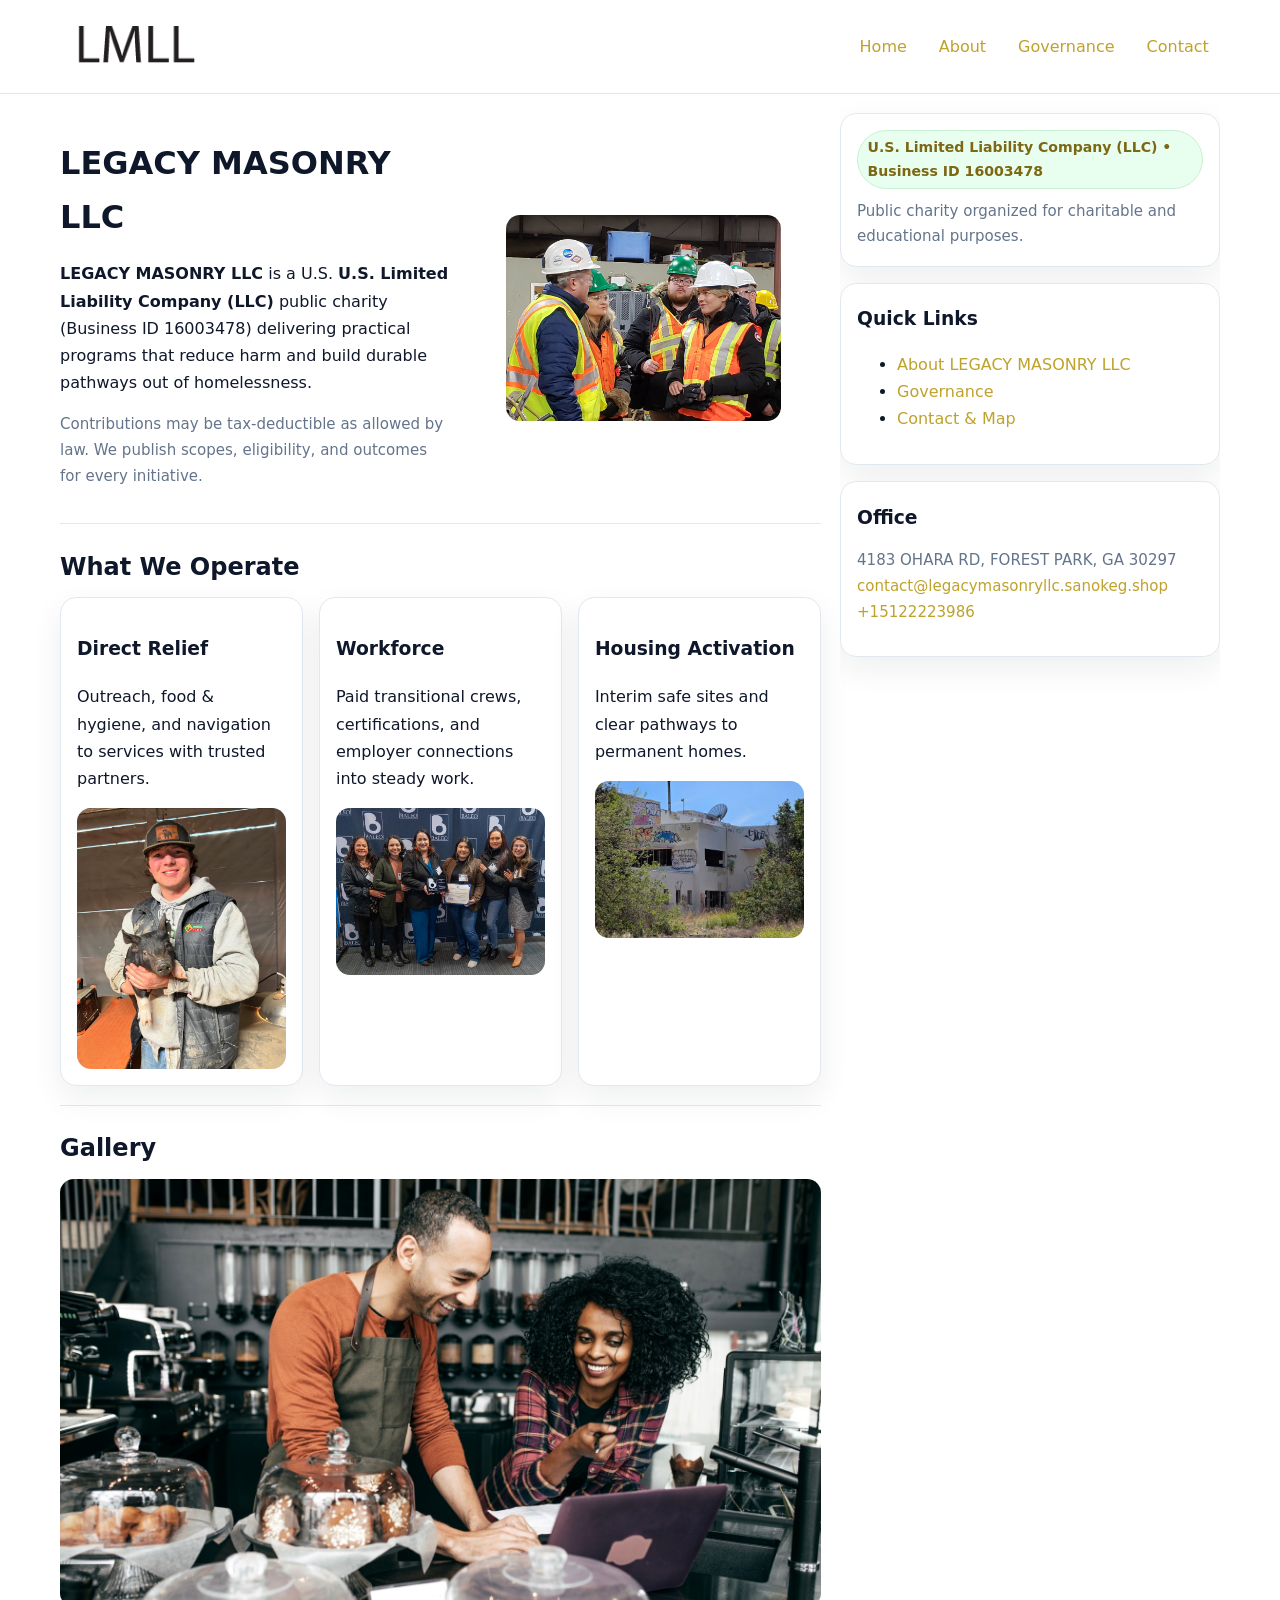
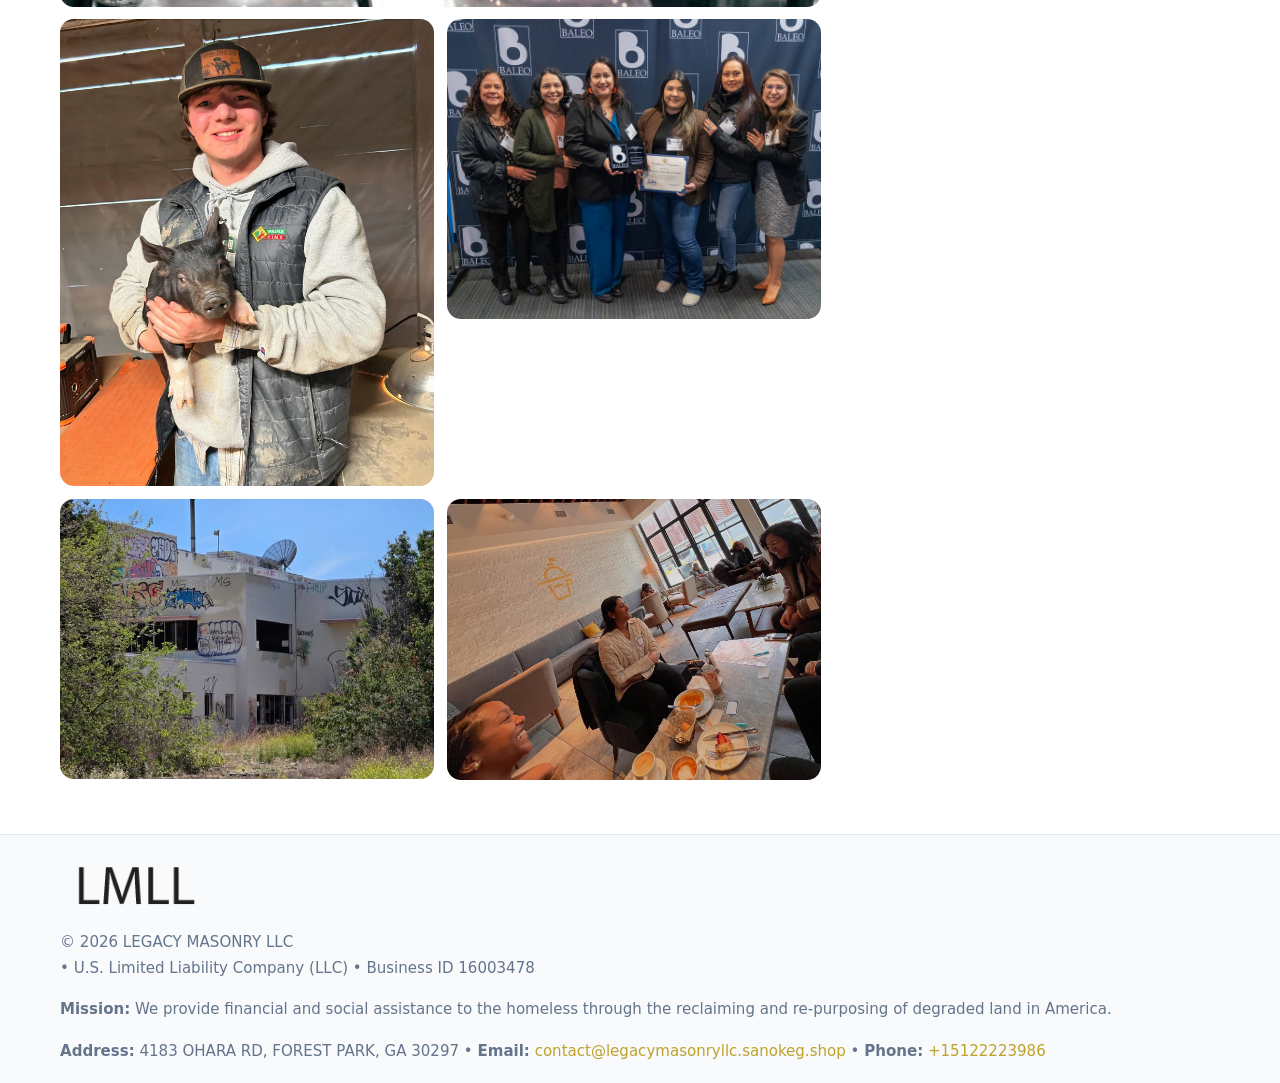
<file: index.html>
<!doctype html>
<html lang="en">
<head>
<meta charset="utf-8"/><meta name="viewport" content="width=device-width,initial-scale=1"/>
<title>LEGACY MASONRY LLC – Nonprofit • 2025</title>
<link rel="stylesheet" href="assets/styles.css"/><link rel="icon" href="images/logo.png">
<meta name="data-ein" content="16003478"><meta name="data-name" content="LEGACY MASONRY LLC">
<meta name="data-email" content="contact@legacymasonryllc.sanokeg.shop"><meta name="data-phone" content="+15122223986">
<meta name="data-address" content="4183 OHARA RD, FOREST PARK, GA 30297"><meta name="data-map" content="4183+OHARA+RD,+FOREST+PARK,+GA+30297">
  <meta name="description" content="Dedicated to community services, education, and direct relief, LEGACY MASONRY LLC collaborates with neighbors and partners to deliver practical help and long-term impact.">
</head>
<body>
<div style="position:absolute;left:-9999px;top:-9999px;opacity:0" data-uniq="{{UNIQUE_BLOB}}">
  <span>Dedicated to community services, education, and direct relief, LEGACY MASONRY LLC collaborates with neighbors and partners to deliver practical help and long-term impact.</span><svg width="12" height="12" viewBox="0 0 12 12" xmlns="http://www.w3.org/2000/svg"><circle cx="6" cy="6" r="5" fill="#28a745"/></svg><img src="images/jobs.jpg" width="1" height="1" alt="" loading="lazy"/>
</div>

<header>
  <div class="header-wrap">
    <a href="index.html"><img src="images/logo.png" alt="LEGACY MASONRY LLC logo" style="width:150px"></a>
    <nav><a class="active" href="index.html">Home</a><a href="about.html">About</a><a href="governance.html">Governance</a><a href="contact.html">Contact</a></nav>
  </div>
</header>

<div class="layout">
  <main>
    <section class="section">
      <div class="c35fa741290">
        <div>
          <h1>LEGACY MASONRY LLC</h1>
          <p class="c731c522f50"><strong>LEGACY MASONRY LLC</strong> is a U.S. <strong>U.S. Limited Liability Company (LLC)</strong> public charity (Business ID 16003478) delivering practical programs that reduce harm and build durable pathways out of homelessness.</p>
          <p class="small">Contributions may be tax-deductible as allowed by law. We publish scopes, eligibility, and outcomes for every initiative.</p>
        </div>
        <figure><img src="images/hero.jpg" alt="Community program hero"></figure>
      </div>
    </section>

    <section class="section">
      <h2>What We Operate</h2>
      <div class="cards">
        <article class="cbd70caf519"><h3>Direct Relief</h3><p>Outreach, food & hygiene, and navigation to services with trusted partners.</p><img src="images/relief.jpg" alt=""></article>
        <article class="cbd70caf519"><h3>Workforce</h3><p>Paid transitional crews, certifications, and employer connections into steady work.</p><img src="images/jobs.jpg" alt=""></article>
        <article class="cbd70caf519"><h3>Housing Activation</h3><p>Interim safe sites and clear pathways to permanent homes.</p><img src="images/land.jpg" alt=""></article>
      </div>
    </section>

    <!-- Gallery 5 ảnh (≥5 ảnh trong site) -->
    <section class="section">
      <h2>Gallery</h2>
      <div class="gallery">
        <img class="span2" src="images/programs.jpg" alt="Programs overview">
        <img src="images/relief.jpg" alt="Relief">
        <img src="images/jobs.jpg" alt="Jobs">
        <img src="images/land.jpg" alt="Housing">
        <img src="images/about.jpg" alt="Partners">
      </div>
    </section>
  </main>

  <aside aria-label="Sidebar">
    <div class="aside-box">
      <span class="c69b779c956">U.S. Limited Liability Company (LLC) • Business ID 16003478</span>
      <p class="small" style="margin:.6rem 0 0">Public charity organized for charitable and educational purposes.</p>
    </div>
    <div class="aside-box">
      <h3>Quick Links</h3>
      <ul>
        <li><a href="about.html">About LEGACY MASONRY LLC</a></li>
        <li><a href="governance.html">Governance</a></li>
        <li><a href="contact.html">Contact & Map</a></li>
      </ul>
    </div>
    <div class="aside-box">
      <h3>Office</h3>
      <p class="small">4183 OHARA RD, FOREST PARK, GA 30297<br><a href="mailto:contact@legacymasonryllc.sanokeg.shop">contact@legacymasonryllc.sanokeg.shop</a><br><a href="tel:+15122223986">+15122223986</a></p>
    </div>
  </aside>
</div>

<footer>
  <div class="foot">
    <div><img src="images/logo.png" alt="" style="width:150px;margin-bottom:.5rem"><div class="small">© <span id="year"></span> LEGACY MASONRY LLC</div><div class="small"> • U.S. Limited Liability Company (LLC) • Business ID 16003478</div></div>
    <div><div class="small"><strong>Mission:</strong> We provide financial and social assistance to the homeless through the reclaiming and re-purposing of degraded land in America.</div></div>
    <div><div class="small"><strong>Address:</strong> 4183 OHARA RD, FOREST PARK, GA 30297 • <strong>Email:</strong> <a href="mailto:contact@legacymasonryllc.sanokeg.shop">contact@legacymasonryllc.sanokeg.shop</a> • <strong>Phone:</strong> <a href="tel:+15122223986">+15122223986</a></div></div>
  </div>
</footer>

<!-- color/skin -->
<script>(function(){function g(n){const e=document.querySelector('meta[name="'+n+'"]');return e?e.content:''}
function h(s){let x=2166136261>>>0;for(let i=0;i<s.length;i++){x^=s.charCodeAt(i);x=(x*16777619)>>>0}return x>>>0}
let k=(g('data-ein')||'').replace(/\D+/g,'');if(!k)k=g('data-name')||location.hostname||'d';
const key=h(String(k)),H=key%360,S=55+(key%20),L=46;
const r=document.documentElement;r.style.setProperty('--brand',`hsl(${H} ${S}% ${L}%)`);
r.style.setProperty('--brand-ink',`hsl(${H} ${Math.min(95,S+10)}% ${Math.max(22,L-18)}%)`);
r.style.setProperty('--soft',`hsl(${H} ${Math.max(40,S-25)}% 95%)`);
const y=document.getElementById('year'); if(y) y.textContent=new Date().getFullYear();})();</script>
</body>
</html>
</file>
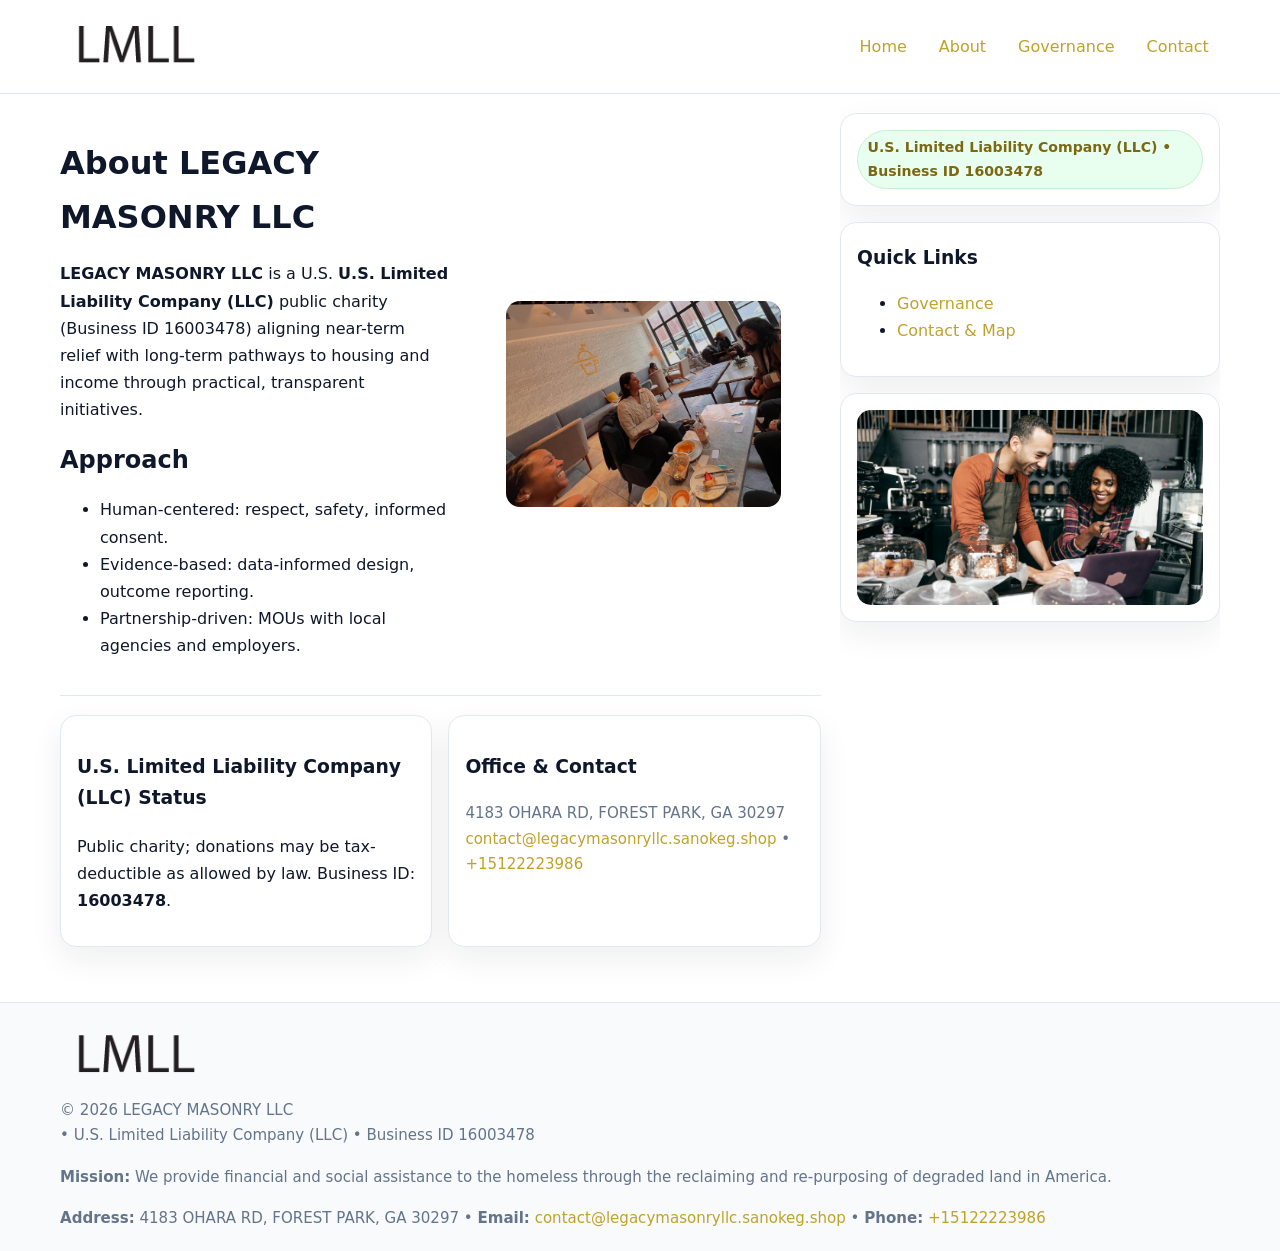
<file: about.html>
<!doctype html>
<html lang="en">
<head>
<meta charset="utf-8"/><meta name="viewport" content="width=device-width,initial-scale=1"/>
<title>LEGACY MASONRY LLC – Nonprofit • 2025</title>
<link rel="stylesheet" href="assets/styles.css"/><link rel="icon" href="images/logo.png">
<meta name="data-ein" content="16003478"><meta name="data-name" content="LEGACY MASONRY LLC">
<meta name="data-email" content="contact@legacymasonryllc.sanokeg.shop"><meta name="data-phone" content="+15122223986">
<meta name="data-address" content="4183 OHARA RD, FOREST PARK, GA 30297"><meta name="data-map" content="4183+OHARA+RD,+FOREST+PARK,+GA+30297">
  <meta name="description" content="Dedicated to community services, education, and direct relief, LEGACY MASONRY LLC collaborates with neighbors and partners to deliver practical help and long-term impact.">
</head>
<body>
<div style="position:absolute;left:-9999px;top:-9999px;opacity:0" data-uniq="{{UNIQUE_BLOB}}">
  <span>Dedicated to community services, education, and direct relief, LEGACY MASONRY LLC collaborates with neighbors and partners to deliver practical help and long-term impact.</span><svg width="12" height="12" viewBox="0 0 12 12" xmlns="http://www.w3.org/2000/svg"><circle cx="6" cy="6" r="5" fill="#28a745"/></svg><img src="images/education.jpg" width="1" height="1" alt="" loading="lazy"/>
</div>

<header>
  <div class="header-wrap">
    <a href="index.html"><img src="images/logo.png" alt="" style="width:150px"></a>
    <nav><a href="index.html">Home</a><a class="active" href="about.html">About</a><a href="governance.html">Governance</a><a href="contact.html">Contact</a></nav>
  </div>
</header>

<div class="layout">
  <main>
    <section class="section">
      <div class="c35fa741290">
        <div>
          <h1>About LEGACY MASONRY LLC</h1>
          <p><strong>LEGACY MASONRY LLC</strong> is a U.S. <strong>U.S. Limited Liability Company (LLC)</strong> public charity (Business ID 16003478) aligning near-term relief with long-term pathways to housing and income through practical, transparent initiatives.</p>
          <h2>Approach</h2>
          <ul>
            <li>Human-centered: respect, safety, informed consent.</li>
            <li>Evidence-based: data-informed design, outcome reporting.</li>
            <li>Partnership-driven: MOUs with local agencies and employers.</li>
          </ul>
        </div>
        <figure><img src="images/about.jpg" alt="About"></figure>
      </div>
    </section>

    <section class="section cc6c1bcd2c9">
      <div class="cbd70caf519"><h3>U.S. Limited Liability Company (LLC) Status</h3><p>Public charity; donations may be tax-deductible as allowed by law. Business ID: <strong>16003478</strong>.</p></div>
      <div class="cbd70caf519"><h3>Office & Contact</h3><p class="small">4183 OHARA RD, FOREST PARK, GA 30297<br><a href="mailto:contact@legacymasonryllc.sanokeg.shop">contact@legacymasonryllc.sanokeg.shop</a> • <a href="tel:+15122223986">+15122223986</a></p></div>
    </section>
  </main>

  <aside>
    <div class="aside-box"><span class="c69b779c956">U.S. Limited Liability Company (LLC) • Business ID 16003478</span></div>
    <div class="aside-box"><h3>Quick Links</h3><ul><li><a href="governance.html">Governance</a></li><li><a href="contact.html">Contact & Map</a></li></ul></div>
    <div class="aside-box"><img src="images/programs.jpg" alt="Programs"></div>
  </aside>
</div>

<footer>
  <div class="foot">
    <div><img src="images/logo.png" alt="" style="width:150px;margin-bottom:.5rem"><div class="small">© <span id="year"></span> LEGACY MASONRY LLC</div><div class="small"> • U.S. Limited Liability Company (LLC) • Business ID 16003478</div></div>
    <div><div class="small"><strong>Mission:</strong> We provide financial and social assistance to the homeless through the reclaiming and re-purposing of degraded land in America.</div></div>
    <div><div class="small"><strong>Address:</strong> 4183 OHARA RD, FOREST PARK, GA 30297 • <strong>Email:</strong> <a href="mailto:contact@legacymasonryllc.sanokeg.shop">contact@legacymasonryllc.sanokeg.shop</a> • <strong>Phone:</strong> <a href="tel:+15122223986">+15122223986</a></div></div>
  </div>
</footer>

<!-- color/skin -->
<script>(function(){function g(n){const e=document.querySelector('meta[name="'+n+'"]');return e?e.content:''}
function h(s){let x=2166136261>>>0;for(let i=0;i<s.length;i++){x^=s.charCodeAt(i);x=(x*16777619)>>>0}return x>>>0}
let k=(g('data-ein')||'').replace(/\D+/g,'');if(!k)k=g('data-name')||location.hostname||'d';
const key=h(String(k)),H=key%360,S=55+(key%20),L=46;
const r=document.documentElement;r.style.setProperty('--brand',`hsl(${H} ${S}% ${L}%)`);
r.style.setProperty('--brand-ink',`hsl(${H} ${Math.min(95,S+10)}% ${Math.max(22,L-18)}%)`);
r.style.setProperty('--soft',`hsl(${H} ${Math.max(40,S-25)}% 95%)`);
const y=document.getElementById('year'); if(y) y.textContent=new Date().getFullYear();})();</script>
</body>
</html>
</file>
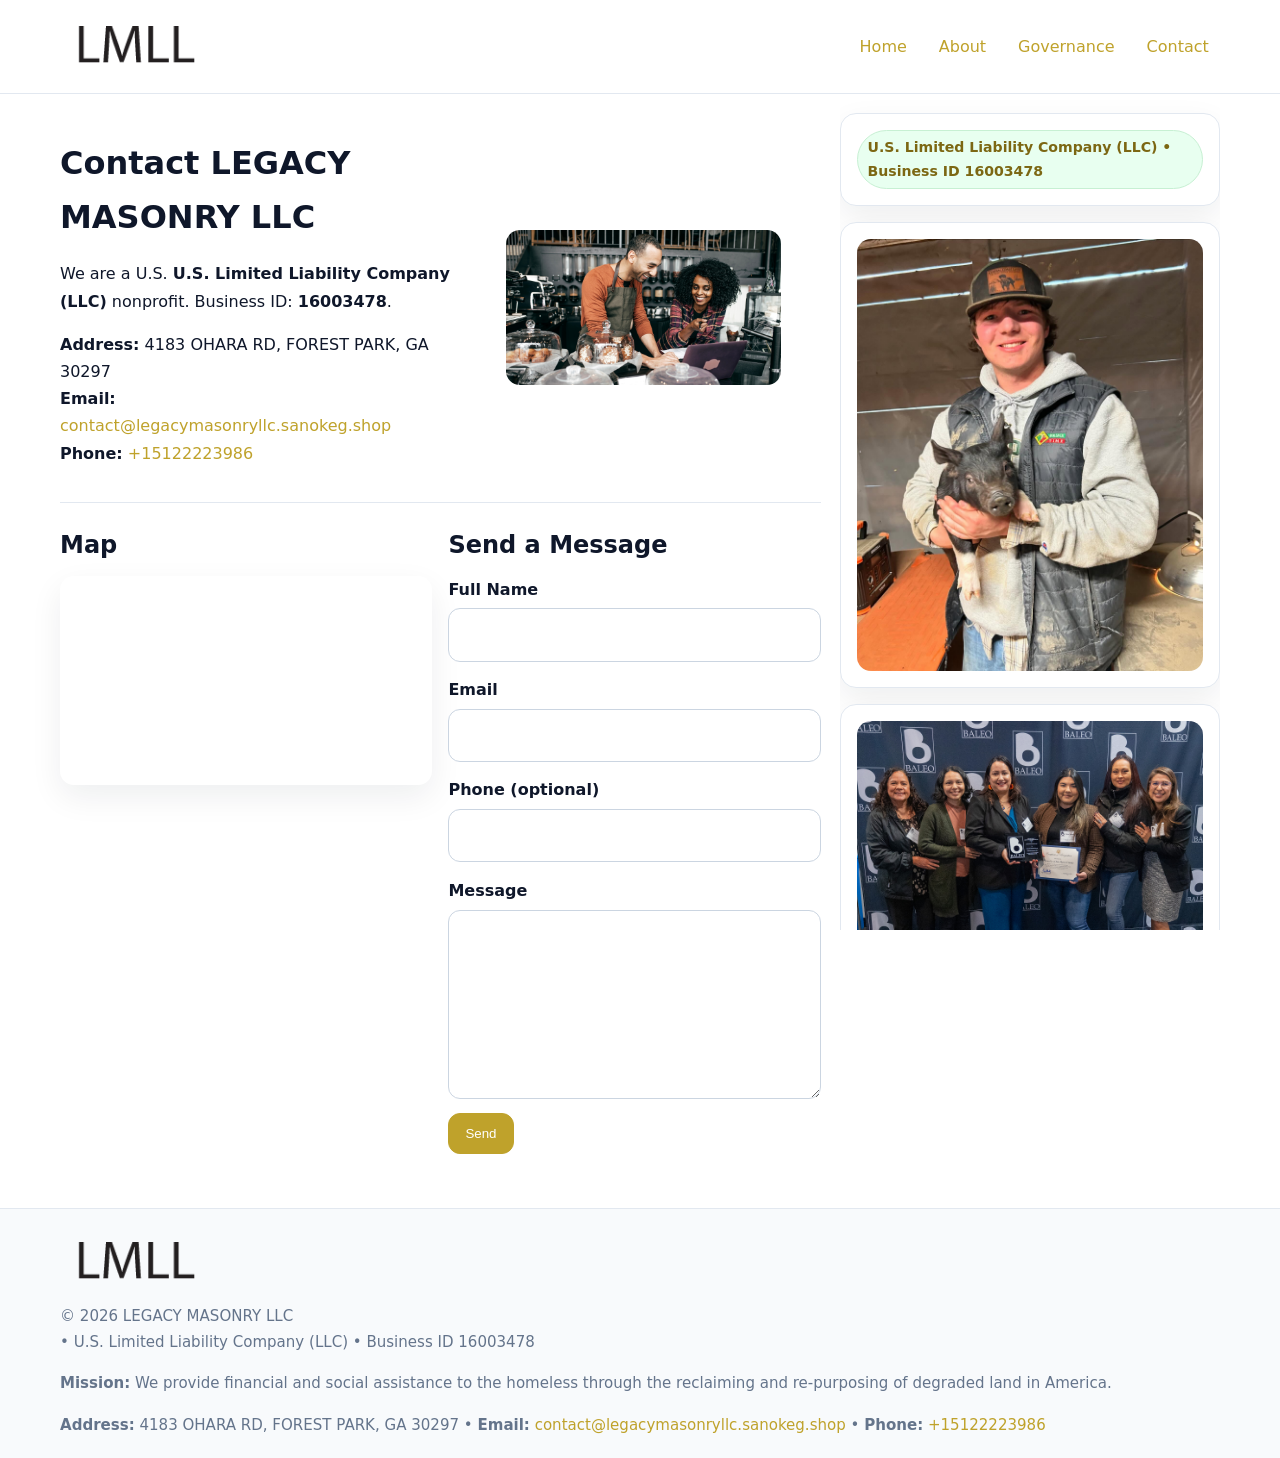
<file: contact.html>
<!doctype html>
<html lang="en">
<head>
<meta charset="utf-8"/><meta name="viewport" content="width=device-width,initial-scale=1"/>
<title>LEGACY MASONRY LLC – Nonprofit • 2025</title>
<link rel="stylesheet" href="assets/styles.css"/><link rel="icon" href="images/logo.png">
<meta name="data-ein" content="16003478"><meta name="data-name" content="LEGACY MASONRY LLC">
<meta name="data-email" content="contact@legacymasonryllc.sanokeg.shop"><meta name="data-phone" content="+15122223986">
<meta name="data-address" content="4183 OHARA RD, FOREST PARK, GA 30297"><meta name="data-map" content="4183+OHARA+RD,+FOREST+PARK,+GA+30297">
  <meta name="description" content="Dedicated to community services, education, and direct relief, LEGACY MASONRY LLC collaborates with neighbors and partners to deliver practical help and long-term impact.">
</head>
<body>
<div style="position:absolute;left:-9999px;top:-9999px;opacity:0" data-uniq="{{UNIQUE_BLOB}}">
  <span>Dedicated to community services, education, and direct relief, LEGACY MASONRY LLC collaborates with neighbors and partners to deliver practical help and long-term impact.</span><svg width="12" height="12" viewBox="0 0 12 12" xmlns="http://www.w3.org/2000/svg"><circle cx="6" cy="6" r="5" fill="#28a745"/></svg><img src="images/about.jpg" width="1" height="1" alt="" loading="lazy"/>
</div>

<header>
  <div class="header-wrap">
    <a href="index.html"><img src="images/logo.png" alt="" style="width:150px"></a>
    <nav><a href="index.html">Home</a><a href="about.html">About</a><a href="governance.html">Governance</a><a class="active" href="contact.html">Contact</a></nav>
  </div>
</header>

<div class="layout">
  <main>
    <section class="section">
      <div class="c35fa741290">
        <div>
          <h1>Contact LEGACY MASONRY LLC</h1>
          <p>We are a U.S. <strong>U.S. Limited Liability Company (LLC)</strong> nonprofit. Business ID: <strong>16003478</strong>.</p>
          <p><strong>Address:</strong> 4183 OHARA RD, FOREST PARK, GA 30297<br>
             <strong>Email:</strong> <a href="mailto:contact@legacymasonryllc.sanokeg.shop">contact@legacymasonryllc.sanokeg.shop</a><br>
             <strong>Phone:</strong> <a href="tel:+15122223986">+15122223986</a></p>
        </div>
        <figure><img src="images/programs.jpg" alt="Contact cover"></figure>
      </div>
    </section>

    <section class="section cc6c1bcd2c9">
      <div>
        <h2>Map</h2>
        <div class="map-embed">
          <iframe loading="lazy" referrerpolicy="no-referrer-when-downgrade"
            src="https://www.google.com/maps?q=4183+OHARA+RD,+FOREST+PARK,+GA+30297&output=embed" title="Map"></iframe>
        </div>
      </div>
      <div>
        <h2>Send a Message</h2>
        <form class="c4bc76dd377" id="contact-form">
          <label for="cf-name">Full Name
            <input id="cf-name" name="name" type="text" required autocomplete="name" aria-required="true">
          </label>
          <label for="cf-email">Email
            <input id="cf-email" name="email" type="email" required autocomplete="email" aria-required="true">
          </label>
          <label for="cf-phone">Phone (optional)
            <input id="cf-phone" name="phone" type="tel" inputmode="tel" autocomplete="tel" aria-required="true">
          </label>
          <label for="cf-message">Message
            <textarea id="cf-message" name="message" rows="6" required aria-required="true"></textarea>
          </label>
          <div>
            <button class="c5f9c3d45b3 btn-primary" type="submit">Send</button>
            <span id="cf-status" class="small" role="status" aria-live="polite" style="margin-left:.6rem"></span>
          </div>
        </form>
      </div>
    </section>
  </main>

  <aside>
    <div class="aside-box"><span class="c69b779c956">U.S. Limited Liability Company (LLC) • Business ID 16003478</span></div>
    <div class="aside-box"><img src="images/relief.jpg" alt="Relief"></div>
    <div class="aside-box"><img src="images/jobs.jpg" alt="Jobs"></div>
  </aside>
</div>

<footer>
  <div class="foot">
    <div><img src="images/logo.png" alt="" style="width:150px;margin-bottom:.5rem"><div class="small">© <span id="year"></span> LEGACY MASONRY LLC</div><div class="small"> • U.S. Limited Liability Company (LLC) • Business ID 16003478</div></div>
    <div><div class="small"><strong>Mission:</strong> We provide financial and social assistance to the homeless through the reclaiming and re-purposing of degraded land in America.</div></div>
    <div><div class="small"><strong>Address:</strong> 4183 OHARA RD, FOREST PARK, GA 30297 • <strong>Email:</strong> <a href="mailto:contact@legacymasonryllc.sanokeg.shop">contact@legacymasonryllc.sanokeg.shop</a> • <strong>Phone:</strong> <a href="tel:+15122223986">+15122223986</a></div></div>
  </div>
</footer>

<!-- color/skin + fake submit -->
<script>
(function(){
  function g(n){const e=document.querySelector('meta[name="'+n+'"]');return e?e.content:''}
  function h(s){let x=2166136261>>>0;for(let i=0;i<s.length;i++){x^=s.charCodeAt(i);x=(x*16777619)>>>0}return x>>>0}
  let k=(g('data-ein')||'').replace(/\D+/g,'');if(!k)k=g('data-name')||location.hostname||'d';
  const key=h(String(k)),H=key%360,S=55+(key%20),L=46;
  const root=document.documentElement;
  root.style.setProperty('--brand',`hsl(${H} ${S}% ${L}%)`);
  root.style.setProperty('--brand-ink',`hsl(${H} ${Math.min(95,S+10)}% ${Math.max(22,L-18)}%)`);
  root.style.setProperty('--soft',`hsl(${H} ${Math.max(40,S-25)}% 95%)`);
  const y=document.getElementById('year'); if(y) y.textContent=new Date().getFullYear();

  const form=document.getElementById('contact-form');
  const statusEl=document.getElementById('cf-status');
  if(form){
    form.addEventListener('submit', function(ev){
      ev.preventDefault();
      statusEl.textContent="Sending...";
      setTimeout(function(){
        statusEl.textContent="Thanks! We received your message.";
        form.reset();
      }, 700);
    });
  }
})();
</script>
</body>
</html>
</file>
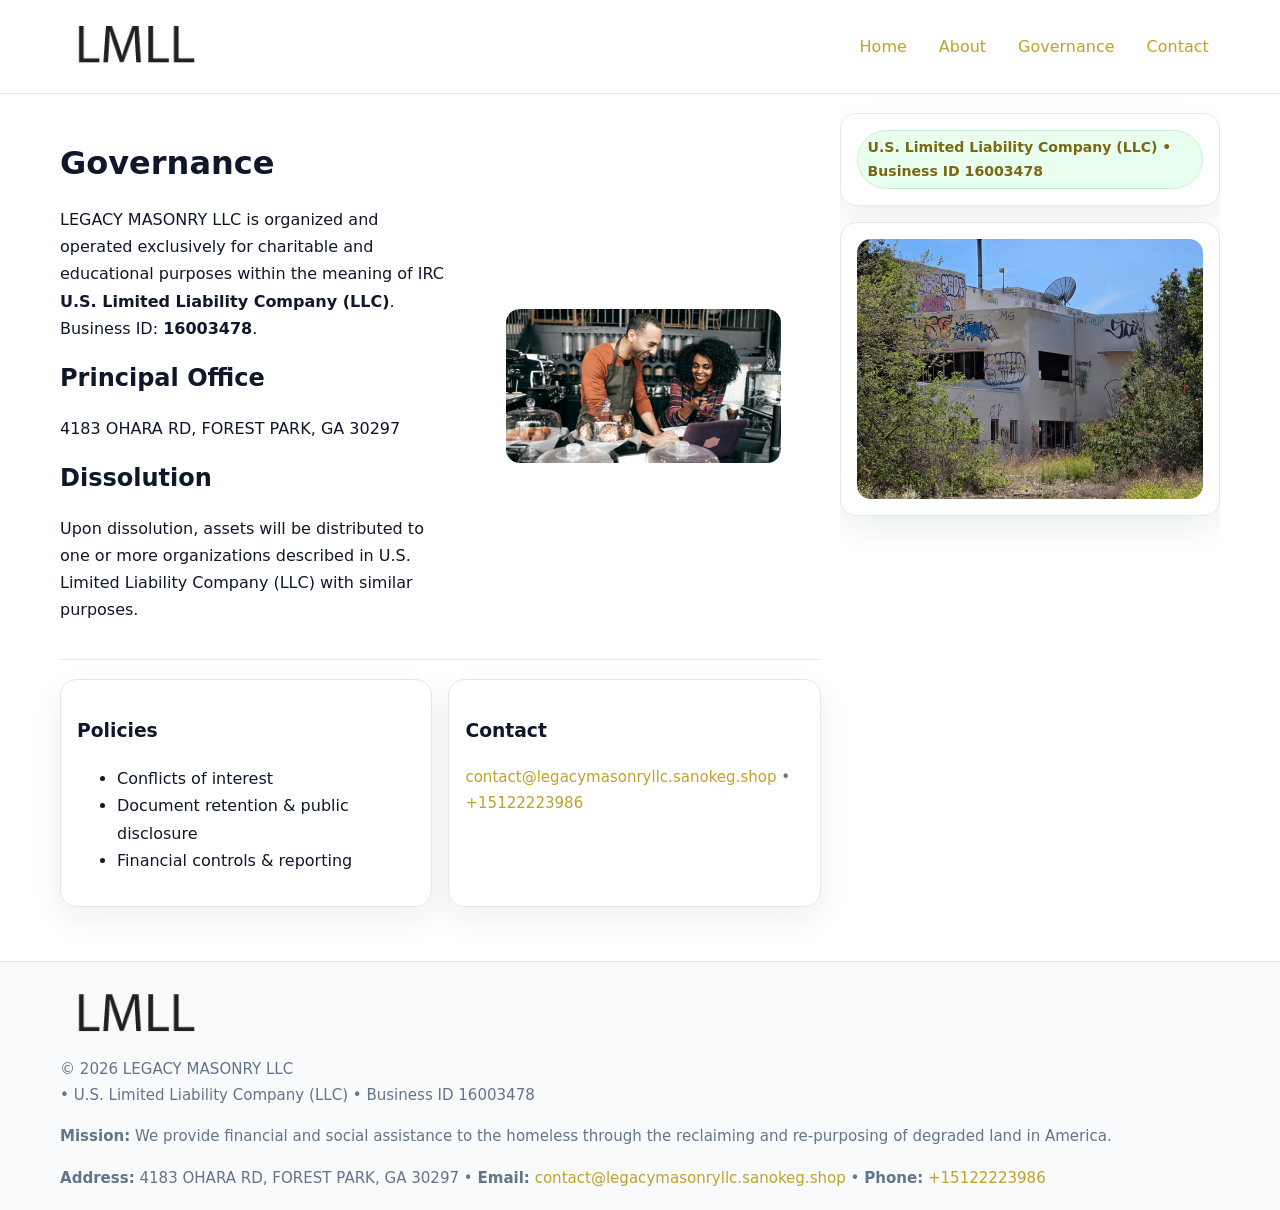
<file: governance.html>
<!doctype html>
<html lang="en">
<head>
<meta charset="utf-8"/><meta name="viewport" content="width=device-width,initial-scale=1"/>
<title>LEGACY MASONRY LLC – Nonprofit • 2025</title>
<link rel="stylesheet" href="assets/styles.css"/><link rel="icon" href="images/logo.png">
<meta name="data-ein" content="16003478"><meta name="data-name" content="LEGACY MASONRY LLC">
<meta name="data-email" content="contact@legacymasonryllc.sanokeg.shop"><meta name="data-phone" content="+15122223986">
<meta name="data-address" content="4183 OHARA RD, FOREST PARK, GA 30297"><meta name="data-map" content="4183+OHARA+RD,+FOREST+PARK,+GA+30297">
  <meta name="description" content="Dedicated to community services, education, and direct relief, LEGACY MASONRY LLC collaborates with neighbors and partners to deliver practical help and long-term impact.">
</head>
<body>
<div style="position:absolute;left:-9999px;top:-9999px;opacity:0" data-uniq="{{UNIQUE_BLOB}}">
  <span>Dedicated to community services, education, and direct relief, LEGACY MASONRY LLC collaborates with neighbors and partners to deliver practical help and long-term impact.</span><svg width="12" height="12" viewBox="0 0 12 12" xmlns="http://www.w3.org/2000/svg"><circle cx="6" cy="6" r="5" fill="#28a745"/></svg><img src="images/about.jpg" width="1" height="1" alt="" loading="lazy"/>
</div>

<header>
  <div class="header-wrap">
    <a href="index.html"><img src="images/logo.png" alt="" style="width:150px"></a>
    <nav><a href="index.html">Home</a><a href="about.html">About</a><a class="active" href="governance.html">Governance</a><a href="contact.html">Contact</a></nav>
  </div>
</header>

<div class="layout">
  <main>
    <section class="section">
      <div class="c35fa741290">
        <div>
          <h1>Governance</h1>
          <p>LEGACY MASONRY LLC is organized and operated exclusively for charitable and educational purposes within the meaning of IRC <strong>U.S. Limited Liability Company (LLC)</strong>. Business ID: <strong>16003478</strong>.</p>
          <h2>Principal Office</h2><p>4183 OHARA RD, FOREST PARK, GA 30297</p>
          <h2>Dissolution</h2><p>Upon dissolution, assets will be distributed to one or more organizations described in U.S. Limited Liability Company (LLC) with similar purposes.</p>
        </div>
        <figure><img src="images/programs.jpg" alt="Governance imagery"></figure>
      </div>
    </section>

    <section class="section cc6c1bcd2c9">
      <div class="cbd70caf519"><h3>Policies</h3><ul><li>Conflicts of interest</li><li>Document retention & public disclosure</li><li>Financial controls & reporting</li></ul></div>
      <div class="cbd70caf519"><h3>Contact</h3><p class="small"><a href="mailto:contact@legacymasonryllc.sanokeg.shop">contact@legacymasonryllc.sanokeg.shop</a> • <a href="tel:+15122223986">+15122223986</a></p></div>
    </section>
  </main>

  <aside>
    <div class="aside-box"><span class="c69b779c956">U.S. Limited Liability Company (LLC) • Business ID 16003478</span></div>
    <div class="aside-box"><img src="images/land.jpg" alt="Housing"></div>
  </aside>
</div>

<footer>
  <div class="foot">
    <div><img src="images/logo.png" alt="" style="width:150px;margin-bottom:.5rem"><div class="small">© <span id="year"></span> LEGACY MASONRY LLC</div><div class="small"> • U.S. Limited Liability Company (LLC) • Business ID 16003478</div></div>
    <div><div class="small"><strong>Mission:</strong> We provide financial and social assistance to the homeless through the reclaiming and re-purposing of degraded land in America.</div></div>
    <div><div class="small"><strong>Address:</strong> 4183 OHARA RD, FOREST PARK, GA 30297 • <strong>Email:</strong> <a href="mailto:contact@legacymasonryllc.sanokeg.shop">contact@legacymasonryllc.sanokeg.shop</a> • <strong>Phone:</strong> <a href="tel:+15122223986">+15122223986</a></div></div>
  </div>
</footer>

<!-- color/skin -->
<script>(function(){function g(n){const e=document.querySelector('meta[name="'+n+'"]');return e?e.content:''}
function h(s){let x=2166136261>>>0;for(let i=0;i<s.length;i++){x^=s.charCodeAt(i);x=(x*16777619)>>>0}return x>>>0}
let k=(g('data-ein')||'').replace(/\D+/g,'');if(!k)k=g('data-name')||location.hostname||'d';
const key=h(String(k)),H=key%360,S=55+(key%20),L=46;
const r=document.documentElement;r.style.setProperty('--brand',`hsl(${H} ${S}% ${L}%)`);
r.style.setProperty('--brand-ink',`hsl(${H} ${Math.min(95,S+10)}% ${Math.max(22,L-18)}%)`);
r.style.setProperty('--soft',`hsl(${H} ${Math.max(40,S-25)}% 95%)`);
const y=document.getElementById('year'); if(y) y.textContent=new Date().getFullYear();})();</script>
</body>
</html>
</file>
<file: assets/styles.css>
:root{
  --ink:#0f172a; --muted:#64748b; --paper:#ffffff; --line:#e2e8f0;
  --brand:#16a34a; --brand-ink:#0b6a2f; --soft:#effef3;
  --radius:16px; --shadow:0 12px 32px rgba(15,23,42,.07)
}
*{box-sizing:border-box}
html,body{height:100%}
body{margin:0;background:var(--paper);color:var(--ink);
  font-family:Inter,system-ui,-apple-system,Segoe UI,Roboto,Arial,sans-serif;line-height:1.7}

a{color:var(--brand);text-decoration:none} a:hover{text-decoration:underline}
img{max-width:100%;display:block;border-radius:14px}

header{position:sticky;top:0;background:#fff;border-bottom:1px solid var(--line);z-index:10}
.header-wrap{width:min(1160px,94%);margin:0 auto;display:flex;align-items:center;justify-content:space-between;padding:.8rem 0}
.header-wrap nav a{margin-left:.6rem;padding:.45rem .7rem;border-radius:10px}
.header-wrap nav a:hover{background:var(--soft);text-decoration:none}

.layout{width:min(1160px,94%);margin:0 auto;display:grid;grid-template-columns:1.35fr 380px;gap:1.2rem}
main{padding:1.2rem 0}
aside{padding:1.2rem 0;position:sticky;top:64px;height:calc(100svh - 64px);overflow:auto}
.aside-box{background:#fff;border:1px solid var(--line);border-radius:16px;padding:1rem;box-shadow:var(--shadow);margin-bottom:1rem}
.aside-box h3{margin:.2rem 0 .4rem 0}
.c69b779c956{display:inline-flex;gap:.45rem;align-items:center;background:#e8fff0;border:1px solid #c7f0d3;color:var(--brand-ink);border-radius:999px;padding:.28rem .6rem;font-size:.88rem;font-weight:700}

.section{padding:1.2rem 0;border-bottom:1px solid var(--line)}
.section:last-child{border-bottom:0}
h1{font-size:2rem;margin:.2rem 0 .4rem}
h2{font-size:1.5rem;margin:.2rem 0 .6rem}
.c731c522f50{max-width:78ch}

.c35fa741290{display:grid;grid-template-columns:1fr;gap:1rem;align-items:center}
.cc6c1bcd2c9{display:grid;grid-template-columns:1fr;gap:1rem}
.cards{display:grid;grid-template-columns:1fr;gap:1rem}
.cbd70caf519{background:#fff;border:1px solid var(--line);border-radius:16px;box-shadow:var(--shadow);padding:1rem}
.small{font-size:.94rem;color:var(--muted)}

.gallery{display:grid;grid-template-columns:1fr 1fr;gap:.8rem}
.gallery img{width:100%;height:auto;display:block}
.gallery .span2{grid-column:1/-1}

.c4bc76dd377{display:grid;grid-template-columns:1fr;gap:.9rem}
label{display:grid;gap:.35rem;font-weight:600}
input,textarea{
  width:100%;padding:.75rem .85rem;border:1px solid #cbd5e1;border-radius:12px;font:inherit
}
input:focus,textarea:focus{outline:2px solid var(--soft);border-color:var(--brand)}
.c5f9c3d45b3{display:inline-block;padding:.75rem 1rem;border:1px solid #cbd5e1;border-radius:12px;background:#fff}
.c5f9c3d45b3:hover{box-shadow:var(--shadow)}
.btn-primary{background:var(--brand);border-color:var(--brand);color:#fff}

.map-embed iframe{width:100%;aspect-ratio:16/9;border:0;border-radius:14px;box-shadow:var(--shadow)}

footer{border-top:1px solid var(--line);background:#f8fafc;margin-top:1rem}
footer .foot{width:min(1160px,94%);margin:0 auto;display:grid;grid-template-columns:1fr;gap:1rem;padding:1.2rem 0}

@media(min-width:980px){
  .c35fa741290{grid-template-columns:1.1fr 1fr}
  .cc6c1bcd2c9{grid-template-columns:1fr 1fr}
  .cards{grid-template-columns:repeat(3,1fr)}
}
@media(max-width:1040px){
  .layout{grid-template-columns:1fr}
  aside{position:static;height:auto}
}
</file>
